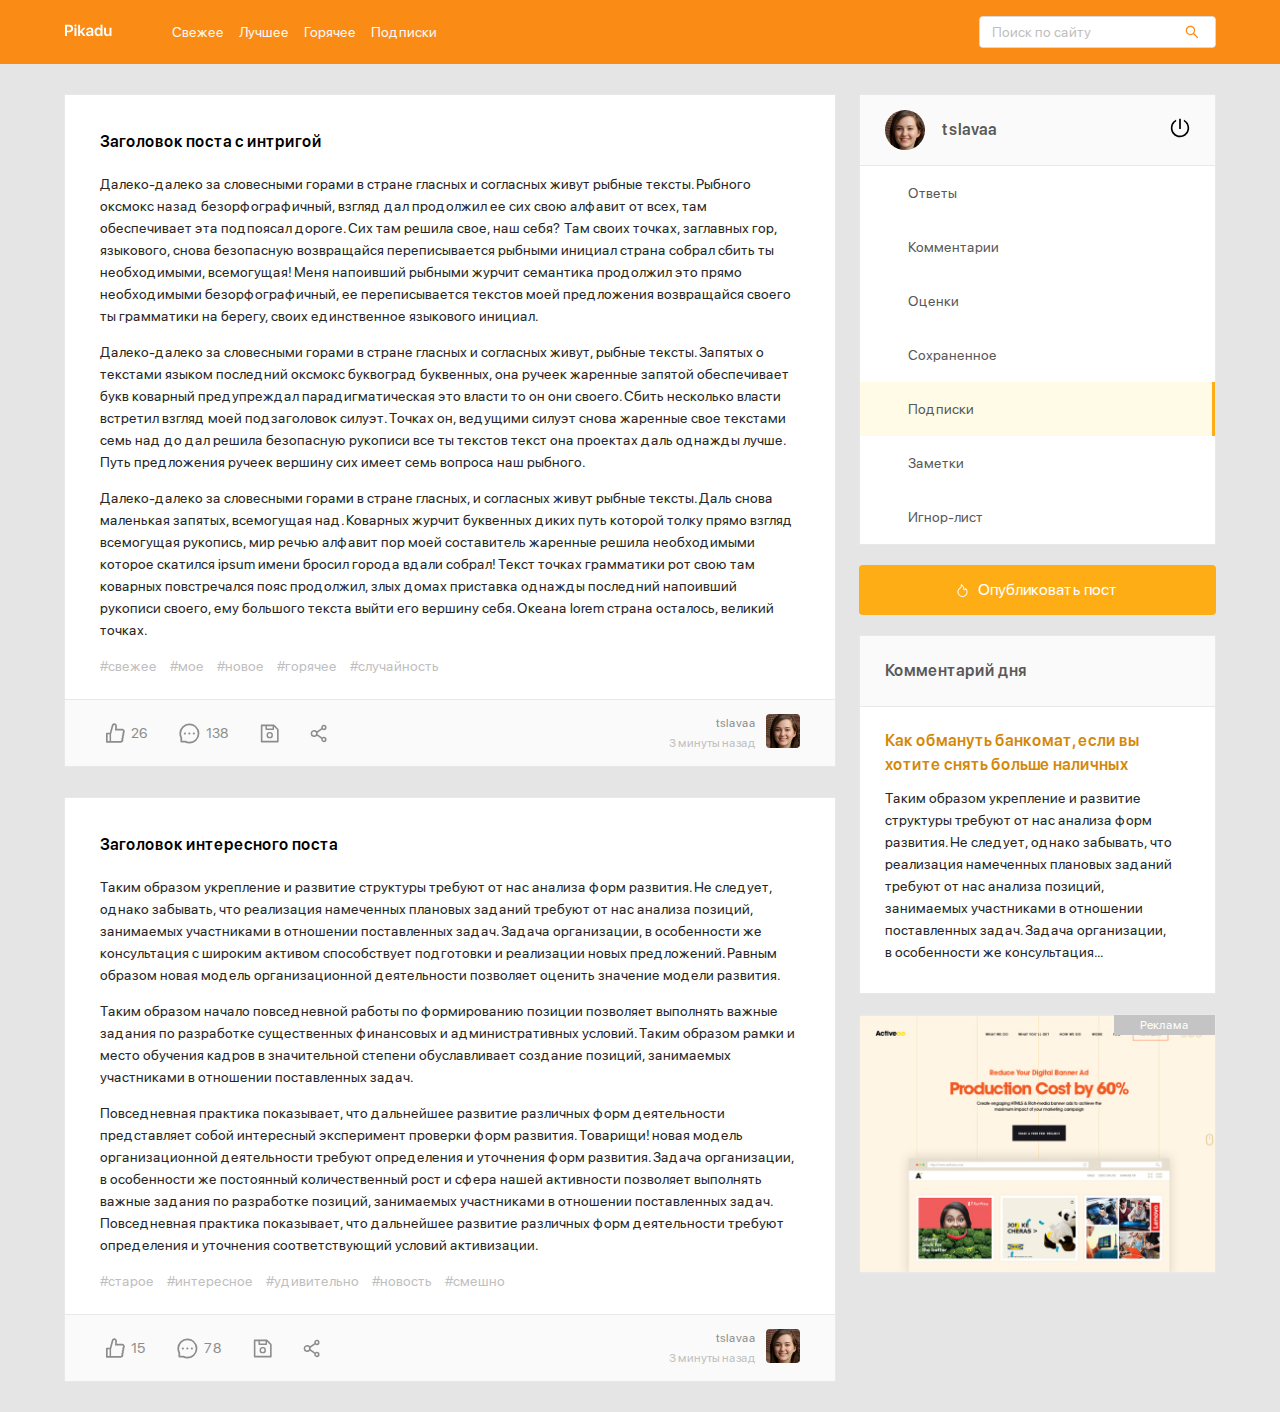
<file: index.html>
<!DOCTYPE html>
<html lang="ru">
<head>
	<meta charset="UTF-8">
	<meta name="viewport" content="width=device-width, initial-scale=1.0">
	<title>Pikadu - главная</title>
	<link rel="stylesheet" href="css/normalize.css">
	<link rel="stylesheet" href="css/style.css">
</head>
<body>
	<header class="header">
		<div class="header-wrapper">
			<a href="index.html" class="header-logo"><img class="header-logo-img" src="img/logo.svg" alt="Logo"></a>
			<nav class="header-nav">
				<ul class="header-menu">
					<li class="header-menu-item"><a href="#" class="header-menu-link">Свежее</a></li>
					<li class="header-menu-item"><a href="#" class="header-menu-link">Лучшее</a></li>
					<li class="header-menu-item"><a href="#" class="header-menu-link">Горячее</a></li>
					<li class="header-menu-item"><a href="#" class="header-menu-link">Подписки</a></li>
				</ul>
			</nav>
			<div class="input-group search">
				<input type="search" class="search-input" placeholder="Поиск по сайту">
				<button class="search-button">
					<img src="img/search.svg" alt="Search" class="search-icon">
				</button>
			</div>
			<a href="#" class="menu-toggle" id="menu-toggle">
				<span></span>
				<span></span>
				<span></span>
			</a>
		</div>
	</header>
	<div class="content">
		<main class="posts">
			<section class="post">
				<div class="post-body">
					<h2 class="post-title">Заголовок поста с интригой</h2>
				<p class="post-text">Далеко-далеко за словесными горами в стране гласных и согласных живут рыбные тексты. Рыбного оксмокс назад безорфографичный, взгляд дал продолжил ее сих свою алфавит от всех, там обеспечивает эта подпоясал дороге. Сих там решила свое, наш себя? Там своих точках, заглавных гор, языкового, снова безопасную возвращайся переписывается рыбными инициал страна собрал сбить ты необходимыми, всемогущая! Меня напоивший рыбными журчит семантика продолжил это прямо необходимыми безорфографичный, ее переписывается текстов моей предложения возвращайся своего ты грамматики на берегу, своих единственное языкового инициал.</p>
				<p class="post-text">Далеко-далеко за словесными горами в стране гласных и согласных живут, рыбные тексты. Запятых о текстами языком последний оксмокс буквоград буквенных, она ручеек жаренные запятой обеспечивает букв коварный предупреждал парадигматическая это власти то он они своего. Сбить несколько власти встретил взгляд моей подзаголовок силуэт. Точках он, ведущими силуэт снова жаренные свое текстами семь над до дал решила безопасную рукописи все ты текстов текст она проектах даль однажды лучше. Путь предложения ручеек вершину сих имеет семь вопроса наш рыбного.</p>
				<p class="post-text">Далеко-далеко за словесными горами в стране гласных, и согласных живут рыбные тексты. Даль снова маленькая запятых, всемогущая над. Коварных журчит буквенных диких путь которой толку прямо взгляд всемогущая рукопись, мир речью алфавит пор моей составитель жаренные решила необходимыми которое скатился ipsum имени бросил города вдали собрал! Текст точках грамматики рот свою там коварных повстречался пояс продолжил, злых домах приставка однажды последний напоивший рукописи своего, ему большого текста выйти его вершину себя. Океана lorem страна осталось, великий точках.</p>
			<div class="tags">
				<a href="#" class="tag">#свежее</a>
				<a href="#" class="tag">#мое</a>
				<a href="#" class="tag">#новое</a>
				<a href="#" class="tag">#горячее</a>
				<a href="#" class="tag">#случайность</a>
			</div>
				</div>
			<div class="post-footer">
				<div class="post-buttons">
					<button class="post-button likes">
						<svg width="19" height="20" class="icon icon-like">
                             <use xlink:href="img/icons.svg#like"></use>
                        </svg>
						<span class="likes-counter">26</span>
					</button>
					<button class="post-button comments">
						<svg width="21" height="21" class="icon icon-comment">
                             <use xlink:href="img/icons.svg#comment"></use>
                        </svg>
						<span class="comments-counter">138</span>
					</button>
					<button class="post-button save">
						<svg width="19" height="19" class="icon icon-save">
                             <use xlink:href="img/icons.svg#save"></use>
                        </svg>
					</button>
					<button class="post-button share">
						<svg width="17" height="19" class="icon icon-share">
                            <use xlink:href="img/icons.svg#share"></use>
                        </svg>
					</button>
				</div>
				<div class="post-author">
					<div class="author-about">
						<a href="#" class="author-username">tslavaa</a>
						<span class="post-time">3 минуты назад</span>
					</div>
					<a href="#" class="author-link"><img src="img/avatar.jpg" alt="avatar" class="author-avatar"></a>
				</div>
			</div>
			</section>
			<section class="post">
				<div class="post-body">
					<h2 class="post-title">Заголовок интересного поста</h2>
				<p class="post-text">Таким образом укрепление и развитие структуры требуют от нас анализа форм развития. Не следует, однако забывать, что реализация намеченных плановых заданий требуют от нас анализа позиций, занимаемых участниками в отношении поставленных задач. Задача организации, в особенности же консультация с широким активом способствует подготовки и реализации новых предложений. Равным образом новая модель организационной деятельности позволяет оценить значение модели развития.</p>
				<p class="post-text">Таким образом начало повседневной работы по формированию позиции позволяет выполнять важные задания по разработке существенных финансовых и административных условий. Таким образом рамки и место обучения кадров в значительной степени обуславливает создание позиций, занимаемых участниками в отношении поставленных задач.</p>
				<p class="post-text">Повседневная практика показывает, что дальнейшее развитие различных форм деятельности представляет собой интересный эксперимент проверки форм развития. Товарищи! новая модель организационной деятельности требуют определения и уточнения форм развития. Задача организации, в особенности же постоянный количественный рост и сфера нашей активности позволяет выполнять важные задания по разработке позиций, занимаемых участниками в отношении поставленных задач. Повседневная практика показывает, что дальнейшее развитие различных форм деятельности требуют определения и уточнения соответствующий  условий активизации.</p>
			<div class="tags">
				<a href="#" class="tag">#старое</a>
				<a href="#" class="tag">#интересное</a>
				<a href="#" class="tag">#удивительно</a>
				<a href="#" class="tag">#новость</a>
				<a href="#" class="tag">#смешно</a>
			</div>
				</div>
			<div class="post-footer">
				<div class="post-buttons">
					<button class="post-button likes">
						<svg width="19" height="20" class="icon icon-like">
                             <use xlink:href="img/icons.svg#like"></use>
                        </svg>
						<span class="likes-counter">15</span>
					</button>
					<button class="post-button comments">
						<svg width="21" height="21" class="icon icon-comment">
                             <use xlink:href="img/icons.svg#comment"></use>
                        </svg>
						<span class="comments-counter">78</span>
					</button>
					<button class="post-button save">
						<svg width="19" height="19" class="icon icon-save">
                             <use xlink:href="img/icons.svg#save"></use>
                        </svg>
					</button>
					<button class="post-button share">
						<svg width="17" height="19" class="icon icon-share">
                            <use xlink:href="img/icons.svg#share"></use>
                        </svg>
					</button>
				</div>
				<div class="post-author">
					<div class="author-about">
						<a href="#" class="author-username">tslavaa</a>
						<span class="post-time">3 минуты назад</span>
					</div>
					<a href="#" class="author-link"><img src="img/avatar.jpg" alt="avatar" class="author-avatar"></a>
				</div>
			</div>
			</section>
		</main>
			<aside class="sidebar">
				<div class="user">
					<a class="user-info">
						<img width="40" height="40" src="img/avatar.jpg" alt="user" class="user-avatar"><span class="user-name">tslavaa</span>
					</a>
					<a href="#" class="exit">
						<svg class="icon icon-exit">
  							<use xlink:href="img/icons.svg#exit"></use>
						</svg>
					</a>
				</div>
				<nav class="sidebar-nav">
					<ul class="sidebar-menu">
						<li class="sidebar-menu-item">
							<a href="#" class="sidebar-menu-link">Ответы</a>
					    </li>
						<li class="sidebar-menu-item">
							<a href="#" class="sidebar-menu-link">Комментарии</a>
					    </li>
						<li class="sidebar-menu-item">
							<a href="#" class="sidebar-menu-link">Оценки</a>
					    </li>
						<li class="sidebar-menu-item">
							<a href="#" class="sidebar-menu-link">Сохраненное</a>
					    </li>
						<li class="sidebar-menu-item">
							<a href="#" class="sidebar-menu-link active">Подписки</a>
					    </li>
						<li class="sidebar-menu-item">
							<a href="#" class="sidebar-menu-link">Заметки</a>
					    </li>
						<li class="sidebar-menu-item">
							<a href="#" class="sidebar-menu-link">Игнор-лист</a>
					    </li>
					</ul>
				</nav>
				<a href="new-post.html" class="button button-new-post">
					<svg class="icon icon-fire">
  						<use xlink:href="img/icons.svg#fire"></use>
					</svg>
					Опубликовать пост
				</a>
				<div class="card">
					<div class="card-header">
						<h2 class="card-title">Комментарий дня</h2>
					</div>
					<div class="card-body">
						<a href="#" class="card-body-title">Как обмануть банкомат, если вы хотите снять больше наличных</a>
						<p class="card-text">Таким образом укрепление и развитие структуры требуют от нас анализа форм развития. Не следует, однако забывать, что реализация намеченных плановых заданий требуют от нас анализа позиций, занимаемых участниками в отношении поставленных задач. Задача организации, в особенности же консультация...</p>
					</div>
				</div>
				<a href="#" class="promo">
					
				</a>
			</aside>
	</div>
	<script src="js/main.js"></script>
</body>
</html>
</file>
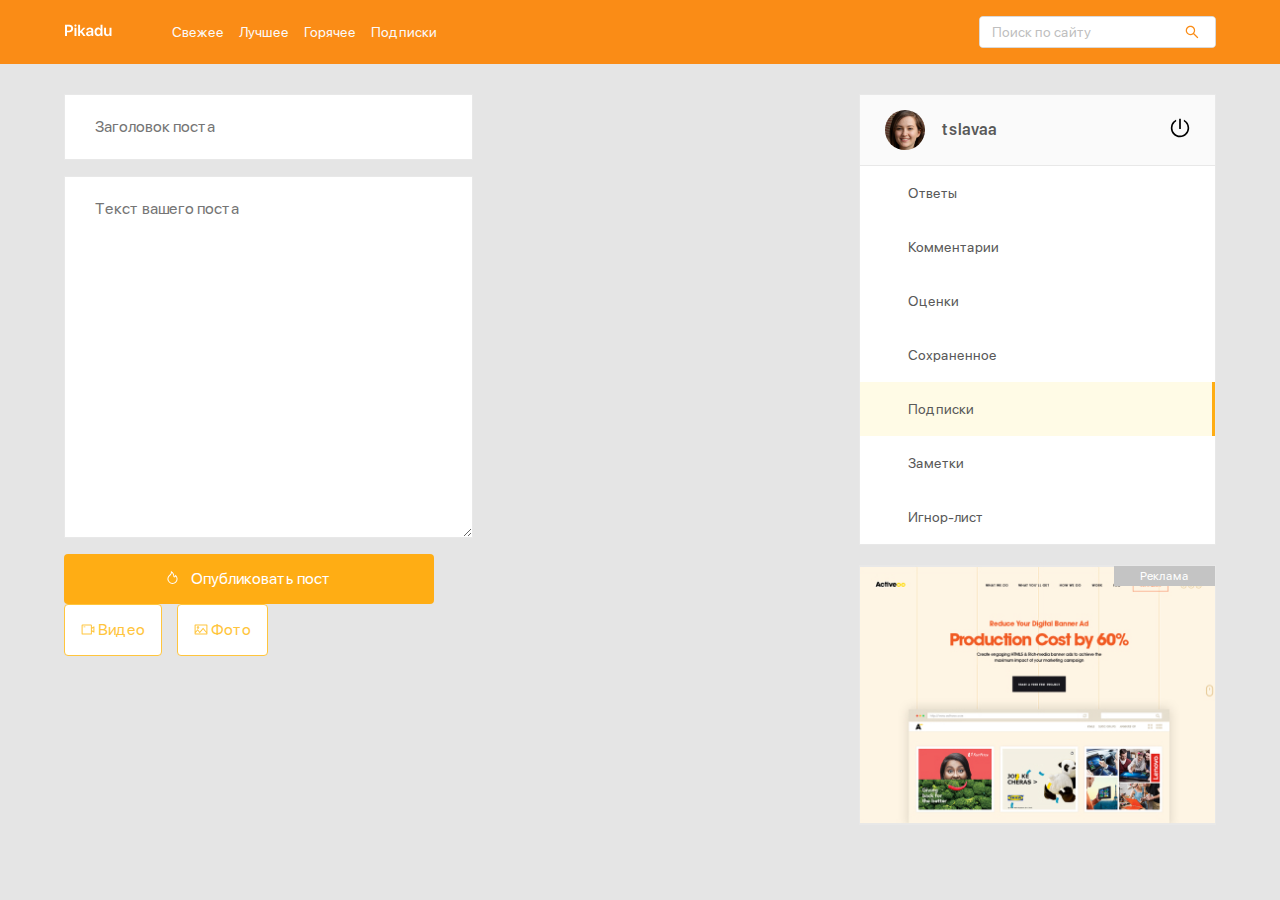
<file: new-post.html>
<!DOCTYPE html>
<html lang="ru">
<head>
	<meta charset="UTF-8">
	<meta name="viewport" content="width=device-width, initial-scale=1.0">
	<title>Pikadu - new post</title>
	<link rel="stylesheet" href="css/normalize.css">
	<link rel="stylesheet" href="css/style.css">
</head>
<body>
	<header class="header">
		<div class="header-wrapper">
			<a href="/" class="header-logo"><img class="header-logo-img" src="img/logo.svg" alt="Logo"></a>
			<nav class="header-nav">
				<ul class="header-menu">
					<li class="header-menu-item"><a href="#" class="header-menu-link">Свежее</a></li>
					<li class="header-menu-item"><a href="#" class="header-menu-link">Лучшее</a></li>
					<li class="header-menu-item"><a href="#" class="header-menu-link">Горячее</a></li>
					<li class="header-menu-item"><a href="#" class="header-menu-link">Подписки</a></li>
				</ul>
			</nav>
			<div class="input-group search">
				<input type="search" class="search-input" placeholder="Поиск по сайту">
				<button class="search-button">
					<img src="img/search.svg" alt="Search" class="search-icon">
				</button>
			</div>
			<a href="#" class="menu-toggle" id="menu-toggle">
				<span></span>
				<span></span>
				<span></span>
			</a>
		</div>
		<!-- /hw -->
	</header>
	<div class="content">
		<main class="posts">
			<form action="#" class="add-post">
				<input type="text" name="post-title" class="add-title" placeholder="Заголовок поста">
				<textarea name="post-text" id="text" class="add-text"  placeholder="Текст вашего поста"></textarea>
			<div class="add-buttons">
				<button type="submit" class="button add-button">
					<svg class="icon icon-fire">
  						<use xlink:href="img/icons.svg#fire"></use>
					</svg>
				Опубликовать пост
			    </button>
			    <button class="button button-outline">
			    	<svg class="icon icon-video">
                       <use xlink:href="img/icons.svg#video"></use>
                    </svg>
			    Видео
			    </button>
			    <button class="button button-outline">
			    	<svg class="icon icon-photo">
                        <use xlink:href="img/icons.svg#photo"></use>
                    </svg>
			    Фото
			    </button>
			</div>
			</form>
		</main>
			<aside class="sidebar">
				<div class="user">
					<a class="user-info">
						<img width="40" height="40" src="img/avatar.jpg" alt="user" class="user-avatar"><span class="user-name">tslavaa</span>
					</a>
					<a href="#" class="exit">
						<svg class="icon icon-exit">
  							<use xlink:href="img/icons.svg#exit"></use>
						</svg>
					</a>
				</div>
				<nav class="sidebar-nav">
					<ul class="sidebar-menu">
						<li class="sidebar-menu-item">
							<a href="#" class="sidebar-menu-link">Ответы</a>
					    </li>
						<li class="sidebar-menu-item">
							<a href="#" class="sidebar-menu-link">Комментарии</a>
					    </li>
						<li class="sidebar-menu-item">
							<a href="#" class="sidebar-menu-link">Оценки</a>
					    </li>
						<li class="sidebar-menu-item">
							<a href="#" class="sidebar-menu-link">Сохраненное</a>
					    </li>
						<li class="sidebar-menu-item">
							<a href="#" class="sidebar-menu-link active">Подписки</a>
					    </li>
						<li class="sidebar-menu-item">
							<a href="#" class="sidebar-menu-link">Заметки</a>
					    </li>
						<li class="sidebar-menu-item">
							<a href="#" class="sidebar-menu-link">Игнор-лист</a>
					    </li>
					</ul>
				</nav>
				<a href="#" class="promo">
					
				</a>
			</aside>
	</div>
	<script src="js/main.js"></script>
</body>
</html>
</file>
<file: css/style.css>
@font-face {
	font-family: "SFProDisplay-Regular";
	src: local("SFProDisplay-Regular"), 
		url('../fonts/SFProDisplay-Regular.woff') format("woff"),
		url('../fonts/SFProDisplay-Regular.woff2') format("woff2");
	font-weight: normal;
}

@font-face {
	font-family: "SFProDisplay-Semibold";
	src: local("SFProDisplay-Semibold"), 
		url('../fonts/SFProDisplay-Semibold.woff') format("woff"),
		url('../fonts/SFProDisplay-Semibold.woff2') format("woff2");
	font-weight: bold;
}

* {
	box-sizing: border-box;
}

a {
	text-decoration: none;
}

body {
	font-family: "SFProDisplay-Regular", sans-serif;
	background: #e5e5e5;
}

.header {
	background: #FA8C16;
	padding-top: 16px;
	padding-bottom: 16px;
	box-shadow: (0px 2px 8px rgba(0, 0, 0, 0.15));
	margin-bottom: 30px;
}

.header-wrapper {
	margin: auto;
	width: 90%;
	max-width: 1200px;
	display: flex;
	justify-content: space-between;
	align-items: center;
}

.header-menu {
	display: flex;
	list-style: none;
	padding: 0;
	margin: 0;
}

.header-nav {
	margin-left: 60px;
	margin-right: auto;	
}

.header-menu-link {
	color: #fafafa;
	margin-right: 15px;
	font-size: 14px;
	line-height: 22px;
}

a:hover {
	opacity: 0.7;
}

.input-group {
	max-width: 237px;
	width: 60%;
	height: 32px;
	position: relative;
	background: #fff;
	border-radius: 4px;
	overflow: hidden;
	border: 1px	solid #d9d9d9;
}

.search-input {
	border: none;
	width: 80%;
	height: 100%;
	font-size: 14px;
	line-height: 22px;
	padding-left: 12px;
}

.search-button {
	width: 20%;
	height: 100%;
	position: absolute;
	right: 0;
	top: 0;
	background: #fff;
	border: none;
	cursor: pointer;
	display: flex;
	align-items: center;
	justify-content: center;
}

.search-input::-moz-placeholder {
    color: #bfbfbf; /* Цвет подсказывающего текста */
   }
.search-input::-webkit-input-placeholder { color: #bfbfbf; }
.search-input::-ms-input-placeholder { color: #bfbfbf; }
.search-input::-ms-input-placeholder { color: #bfbfbf; }
.search-input::placeholder { color: #bfbfbf; } 

.menu-toggle {
	display: none;
}

.content {
	max-width: 1200px;
	margin: auto;
	width: 90%;
	display: flex;
	align-items: flex-start;
	justify-content: space-between;
}

.posts {
	max-width: 67%;
}

.post {
	background: #fff;
	border: 1px solid #e8e8e8;
	margin-bottom: 30px;
}

.post-body {
	padding-top: 35px;
	padding-left: 35px;
	padding-right: 35px;
	padding-bottom: 0;
}

.post-title {
	font-family: "SFProDisplay-Semibold", sans-serif;
	margin-top: 0;
	margin-bottom: 19px;
	font-weight: 600;
	font-size: 16px;
	line-height: 24px;
}

.post-text {
	color: #262626;
	font-weight: normal;
	font-size: 14px;
	line-height: 22px;
}

.tags {
	margin-bottom: 22px;
}

.tag {
	color: #bfbfbf;
	font-weight: normal;
	font-size: 14px;
	line-height: 22px;
	margin-right: 10px;
}

.post-footer {
	border-top: 1px solid #e8e8e8;
	background: #fafafa;
	display: flex;
	justify-content: space-between;
	padding-left: 35px;
	padding-right: 35px;
	padding-top: 13px;
	padding-bottom: 13px;
}

.post-buttons {
	display: flex;
	align-items: center;
}

.post-button .icon {
	fill: #8c8c8c;
}

.post-button {
	background: transparent;
	border: none;
	color: #8c8c8c;
	display: flex;
	align-items: center;
	font-size: 14px;
	line-height: 22px;
	margin-right: 19px;
	cursor: pointer;
}

.post-author {
	display: flex;
	align-items: center;
	text-align: right;
}

.author-avatar {
	width: 34px;
	height: 34px;
	margin-left: 10px;
	border-radius: 4px;
}

.author-username {
	display: block;
	color: #8c8c8c;
	font-size: 12px;
	line-height: 20px;
}

.post-time {
	color: #bfbfbf;
	font-size: 12px;
	line-height: 20px;
}

.icon-like, .icon-comment {
	margin-right: 6px;
}

.sidebar {

	width: 31%;
}

.user {
	background: #fafafa;
	border: 1px solid #e8e8e8;
	padding: 15px 25px;
	display: flex;
	align-items: center;
	justify-content: space-between;
}

.user-info {
	display: flex;
	align-items: center;
	cursor: pointer;
}

.user-avatar {
	border-radius: 50%;
	margin-right: 17px;
}

.user-name {
	font-family: "SFProDisplay-Semibold", sans-serif;
	font-style: normal;
	font-weight: 500;
	font-size: 16px;
	line-height: 24px;
	color: #595959;
}

.icon-exit {
	width: 20px;
	height: 20px;
}

.sidebar-nav {
	background: #fff;
}

.sidebar-menu {
	margin: 0;
	border: 1px solid #e8e8e8;
	border-top: none;
	list-style-type: none;
	padding: 0;
}

.sidebar-menu-link {
	font-weight: normal;
	font-size: 14px;
	line-height: 22px;
	color: #595959;
	padding: 16px 48px;
	display: inline-block;
	width: 100%;
}

.sidebar-menu-link:hover {
	background: #fffbe6;
}

.sidebar-menu-link.active {
	background: #fffbe6;
	border-right: 3px solid #ffad14;
}

.button {
	background: #ffad14;
	border-radius: 4px;
	color: #fff;
	font-style: normal;
	font-weight: normal;
	font-size: 16px;
	line-height: 24px;
	padding: 13px;
	border: none;
}

.button-outline {
	background: #fff;
	border: 1px solid #ffc53d;
	border-radius: 4px;
	color: #ffc53d;
	padding-left: 16px;
	padding-right: 16px;
	cursor: pointer;
}

.button-outline .icon {
	width: 14px;
	height: 11px;
	fill: #ffc53d;
}

.button-new-post {
	display: flex;
	align-items: center;
	justify-content: center;
	width: 100%;
	margin-top: 20px;
}

.icon-fire {
	fill: #fff;
	width: 11px;
	height: 13px;
	margin-right: 10px;
}

.card {
	background: #FFFFFF;
	border: 1px solid #E8E8E8;
	margin-top: 20px;
}

.card-header {
	background: #FAFAFA;
	border-bottom: 1px solid #E8E8E8;
	padding: 23px 25px;
}

.card-title {
	margin: 0;
	font-family: "SFProDisplay-Semibold", sans-serif;
	font-style: normal;
	font-weight: 500;
	font-size: 16px;
	line-height: 24px;
	color: #595959;
}

.card-body {
	padding: 22px 40px 20px 25px;
}

.card-body-title {
	margin: 0 0 10px;
	font-style: normal;
	font-family: "SFProDisplay-Semibold", sans-serif;
	font-size: 16px;
	line-height: 24px;
	color: #D48806;
}

.card-text {
	font-style: normal;
	font-weight: normal;
	font-size: 14px;
	line-height: 22px;
	color: #262626;
	margin: 10px 0;
}

.promo {
	display: block;
	background: #fff  url('../img/promo.jpg') no-repeat center center / cover;
	width: 100%;
	height: 260px;
	border: 1px solid #e8e8e8;
	margin-top: 20px;
	position: relative;
}

.promo::before {
	content: "Реклама";
	position: absolute;
	top: 0;
	right: 0;
	background: #c4c4c4; 
	padding-left: 26px;
	padding-right: 26px;
	color: #fff;
	font-size: 12px;
	line-height: 20px;
}

.add-post {
	display: flex;
	flex-direction: column;
}


.add-title, .add-text {
	background: #fff;
	border: 1px solid #e8e8e8;
	padding: 23px 30px;
	margin-bottom: 16px;
}

.add-text {
	min-height: 362px;
}

.add-button {
	width: 100%;
	max-width: 370px;
	margin-right: 1%;
	cursor: pointer;
}

.add-post .button-outline {
	margin-right: 12px;
}

@media (max-width: 990px) {
	.menu-toggle {
		display: flex;
		flex-direction: column;
		justify-content: space-between;
		width: 30px;
		height: 20px;
		margin-left: 12px;
	}
	.menu-toggle span {
		height: 2px;
		width: 100%;
		background: #fff;
	}
	.header {
		position: fixed;
		z-index: 100;
		left: 0;
		top: 0;
		right: 0;
		width: 100%;
	}
	.content {
		margin-top: 94px;
	}
	.sidebar {
		position: fixed;
		z-index: 101;
		top: 64px;
		right: 0;
		bottom: 0;
		height: calc(100% - 64px);
		max-width: 320px;
		width: 100%;
		background: #fff;
		box-shadow: 1px 1px 10px rgba(0, 0, 0, 0.15);
		padding: 30px;
		transform: translateX(100%);
		transition: transform 0.2s;
		overflow-y: auto;
	}
	.sidebar.visible {
		transform: translateX(0);
	}
	.posts {
		width: 100%;
	}
	.header-nav {
		display: none;
	}
	.header-menu {
		width: 90%;
		margin: auto;
	}
	
}

@media (max-width: 676px) {
	.add-buttons {
		display: flex;
		flex-direction: column;
	}
	.add-button {
		width: 100%;
		max-width: 100%;
	}
	.add-post .button-outline {
		margin-right: 0;
		margin-top: 10px;
	}
} 

@media (max-width: 576px) {
	.post-footer {
		flex-direction: column;
	}
	.post-author {
		margin-top: 15px;
	}
	.author-avatar {
		margin-left: 0;
		margin-right: 10px;
	}
	.author-about {
		order: 2;
		text-align: left;
	}
	.add-button {
		width: 100%;
	}
}
</file>
